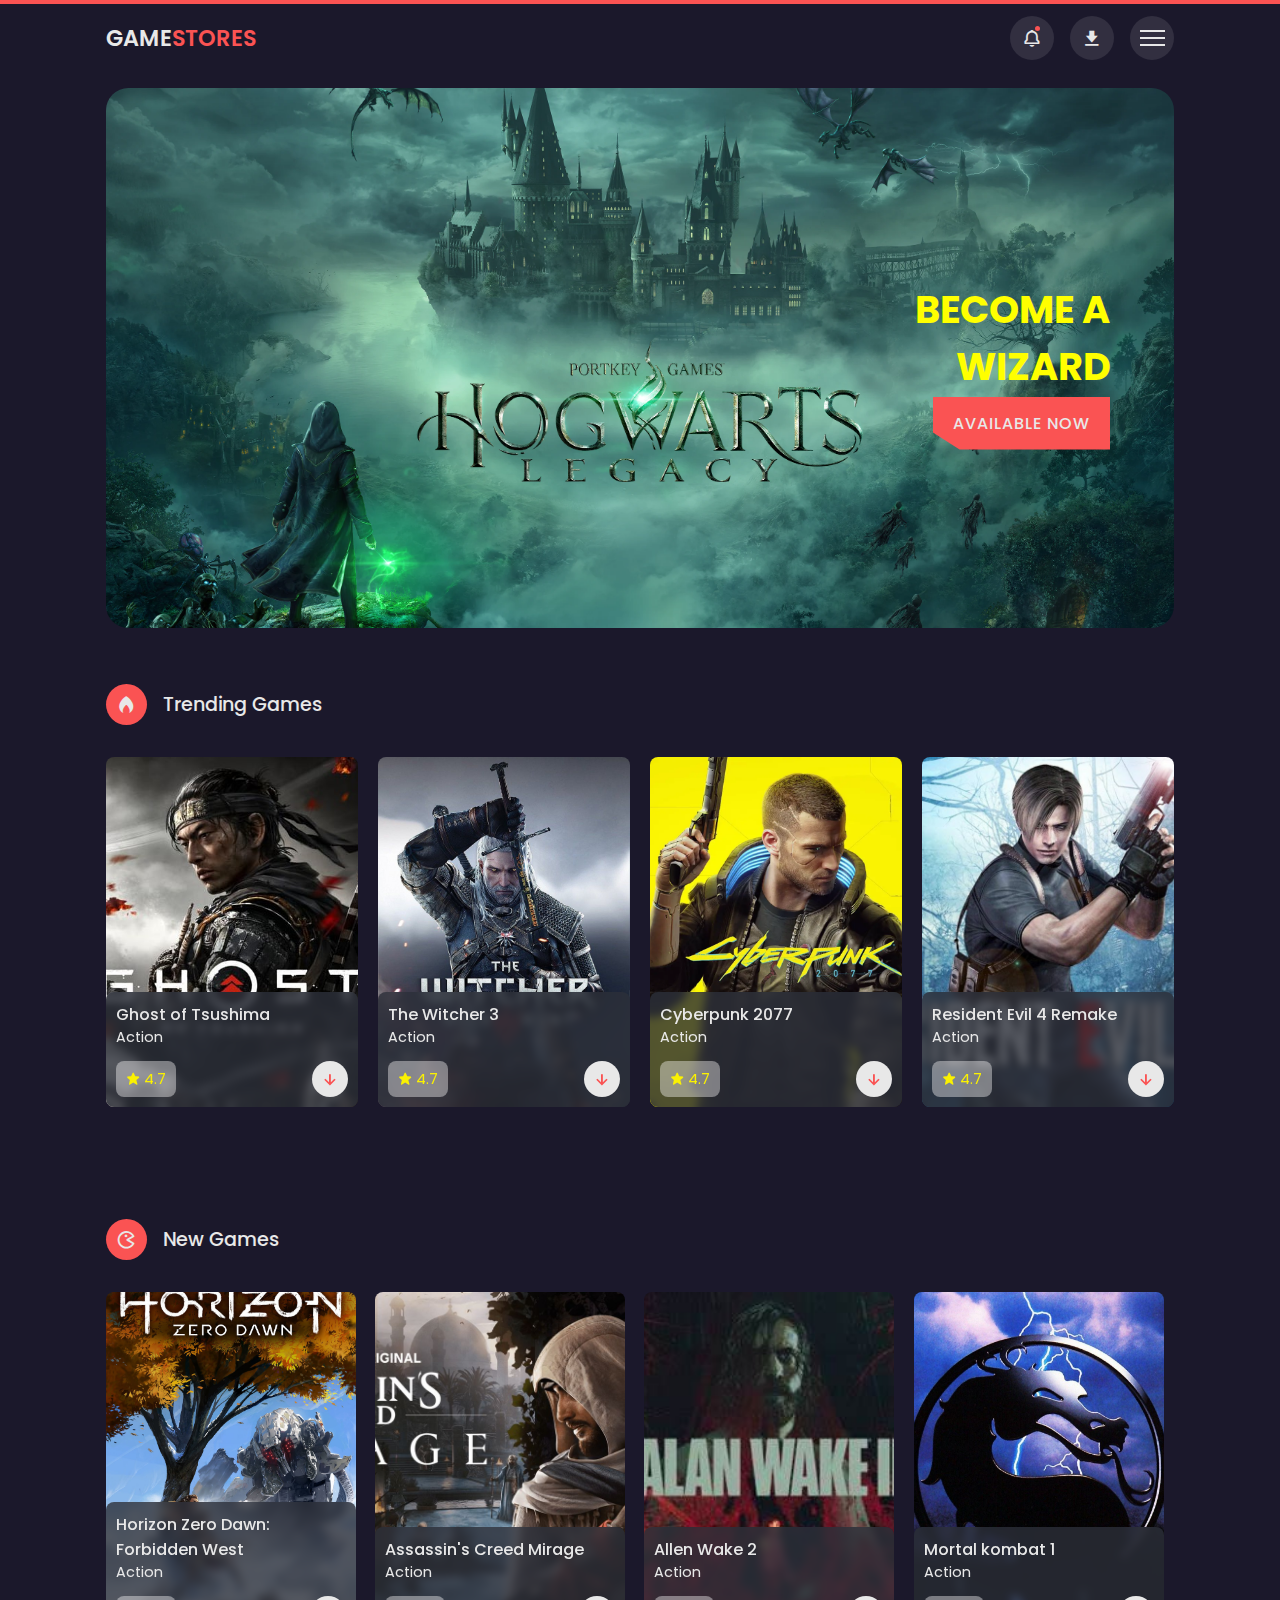
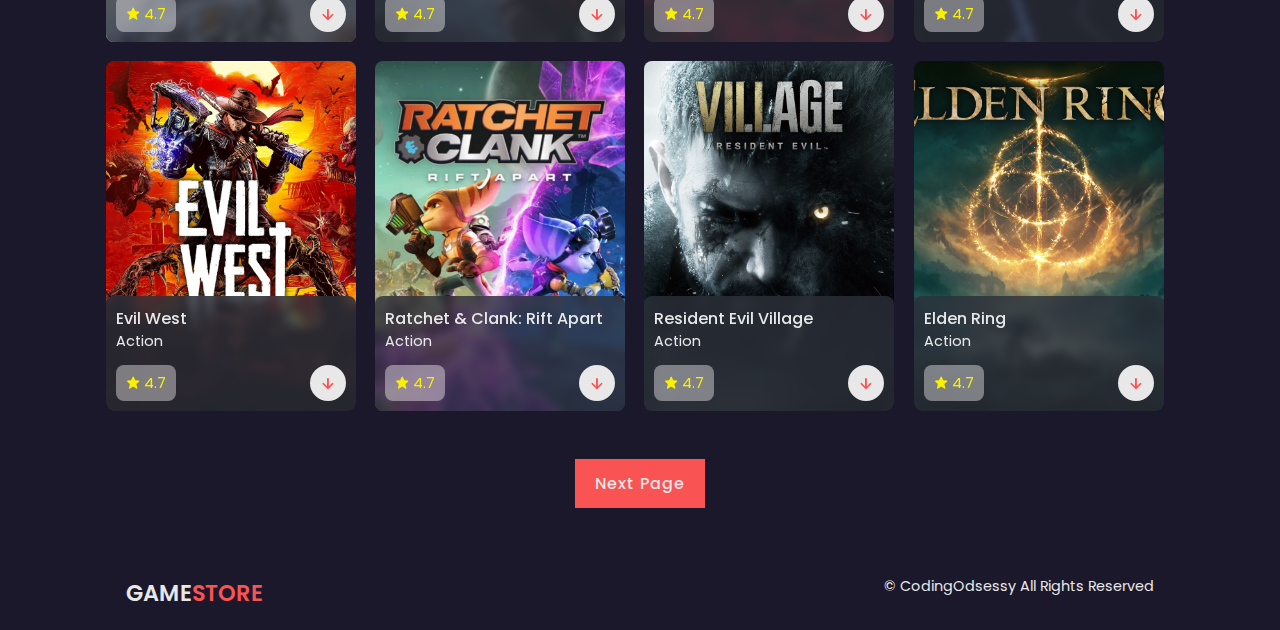
<file: index.html>
<!DOCTYPE html>
<html lang="en">
  <head>
    <meta charset="UTF-8">
    <meta http-equiv="X-UA-Compatible" content="="IE=edge>
    <meta name="viewport" content="width=device-width, initial-scale=1.0">
    <title>Game Store</title>
    <!--Icons-->
    <link rel="shortcut icon" href="img/G.jpg" type="image/X-icon">
    <!--Link To CSS-->
    <link rel="stylesheet" href="style.css">
    <!--Box Icons-->
    <link href ='https://unpkg.com/boxicons@2.1.0/css/boxicons.min.css' rel="stylesheet"> 
    <!--swiper CSS File Link--> 
    <link rel="stylesheet" href="swiper-bundle.min.css">
  </head>
  <body>
    <!--Custom Scroll Bar-->
    <div class="progress">
      <div class="progress-bar" id="scroll-bar"></div>
    </div>
    <!--Header-->
    <header>
      <!--Nav-->
      <div class="nav container">
        <!--Logo-->
        <a href="index.html" class="logo">Game<span>Stores</span></a>
        <div class="nav-icons">
          <!--Nav Icons-->
          <i class='bx bx-bell bx-tada' id="bell-icon"><span></span></i>
          <i class='bx bxs-download'></i>
          <div class="menu-icon">
            <div class="line1"></div>
            <div class="line2"></div>
            <div class="line3"></div>
          </div>
          <!--Menu-->
        </div>
        <div class="menu">
          <img src="Witcher.jpg" alt="">
          <div class="navbar">
            <li><a href="index.html">Home</a></li>
            <li><a href="#trending">Trending</a></li>
            <li><a href="#new">New Games</a></li>
            <li><a href="#action">Action Games</a></li>
            <li><a href="#contact">Contact Us</a></li>
          </div>
        </div>
        <!--Notifications-->
        <div class="notifications">
          <div class="notifications-box">
            <i class="bx bxs-check-circle"></i>
            <p>Congratulations, Your Game downloaded successfully.</p>
          </div>
          <div class="notifications-box box-color">
            <i class="bx bxs-x-circle"></i>
            <p>Could not apply changes</p>
          </div>
        </div>

      </div>
    </header>
    <!--home section-->
    <section class="home container" id="home">
      <img src="Hogwarts.webp" alt="">
      <div class="home-text">
        <h1>Become A <br>Wizard</h1>
        <a href="#" class="btn">Available Now</a>
      </div>
    </section>
    <!--trending page-->
    <section class="trending container" id="trending">
      <div class="heading">
        <i class="bx bxs-flame"></i>
        <h2>Trending Games</h2>
      </div>
      <!--content-->
      <div class="trending-content swiper">
        <div class="swiper-wrapper">
          <!--slide 1-->
          <div class="swiper-slide">
            <div class="box">
              <img src="ghost-tsushima.jpg" alt="">
              <div class="box-text">
                <h2>Ghost of Tsushima</h2>
                <h3>Action</h3>
                <div class="rating-download">
                  <div class="rating">
                    <i class="bx bxs-star"></i>
                    <span>4.7</span>
                  </div>
                  <a href="#" class="box-btn"><i class='bx bx-down-arrow-alt'></i></a>
                </div>
              </div>
            </div>
          </div>
              <!--slide 2-->
              <div class="swiper-slide">
                <div class="box">
                  <img src="Witcher.jpg" alt="">
                  <div class="box-text">
                    <h2>The Witcher 3</h2>
                    <h3>Action</h3>
                    <div class="rating-download">
                      <div class="rating">
                        <i class="bx bxs-star"></i>
                        <span>4.7</span>
                      </div>
                      <a href="#" class="box-btn"><i class='bx bx-down-arrow-alt'></i></a>
                    </div>
                  </div>
                </div>
              </div>
              <!--slide 3-->
          <div class="swiper-slide">
            <div class="box">
              <img src="cyberpunk.webp" alt="">
              <div class="box-text">
                <h2>Cyberpunk 2077</h2>
                <h3>Action</h3>
                <div class="rating-download">
                  <div class="rating">
                    <i class="bx bxs-star"></i>
                    <span>4.7</span>
                  </div>
                  <a href="#" class="box-btn"><i class='bx bx-down-arrow-alt'></i></a>
                </div>
              </div>
            </div>
          </div>
              <!--slide 4-->
              <div class="swiper-slide">
                <div class="box">
                  <img src="Resident evil 4.jpg" alt="">
                  <div class="box-text">
                    <h2>Resident Evil 4 Remake</h2>
                    <h3>Action</h3>
                    <div class="rating-download">
                      <div class="rating">
                        <i class="bx bxs-star"></i>
                        <span>4.7</span>
                      </div>
                      <a href="#" class="box-btn"><i class='bx bx-down-arrow-alt'></i></a>
                    </div>
                  </div>
                </div>
              </div>
               <!--slide 5-->
               <div class="swiper-slide">
                <div class="box">
                  <img src="Spiderman.jpg" alt="">
                  <div class="box-text">
                    <h2>Spiderman</h2>
                    <h3>Action</h3>
                    <div class="rating-download">
                      <div class="rating">
                        <i class="bx bxs-star"></i>
                        <span>4.7</span>
                      </div>
                      <a href="#" class="box-btn"><i class='bx bx-down-arrow-alt'></i></a>
                    </div>
                  </div>
                </div>
              </div> 
              <!--slide 6-->
              <div class="swiper-slide">
                <div class="box">
                  <img src="Persona-5-Royal-Deluxe-Edition.jpg" alt="">
                  <div class="box-text">
                    <h2>Persona 5</h2>
                    <h3>Action</h3>
                    <div class="rating-download">
                      <div class="rating">
                        <i class="bx bxs-star"></i>
                        <span>4.7</span>
                      </div>
                      <a href="#" class="box-btn"><i class='bx bx-down-arrow-alt'></i></a>
                    </div>
                  </div>
                </div>
               </div> 
                <!--slide 7-->
                <div class="swiper-slide">
                  <div class="box">
                    <img src="Dying Light 2.jpg" alt="">
                    <div class="box-text">
                      <h2>Dying Light 2</h2>
                      <h3>Action</h3>
                      <div class="rating-download">
                        <div class="rating">
                          <i class="bx bxs-star"></i>
                          <span>4.7</span>
                        </div>
                        <a href="#" class="box-btn"><i class='bx bx-down-arrow-alt'></i></a>
                      </div>
                    </div>
                  </div>
                 </div>           
            </div>

      </div>
    </section>
    <!--new section-->
    <section class="new container" id="new">
      <div class="heading">
        <i class="bx bx-game"></i>
        <h2>New Games</h2>
      </div>
        <!--content-->
        <div class="new-content">
<!--Box 1-->
<div class="box">
  <img src="Zero Dawn.jpg" alt="">
  <div class="box-text">
    <h2>Horizon Zero Dawn: Forbidden West</h2>
    <h3>Action</h3>
    <div class="rating-download">
      <div class="rating">
        <i class="bx bxs-star"></i>
        <span>4.7</span>
      </div>
      <a href="download.html" class="box-btn"><i class='bx bx-down-arrow-alt'></i></a>
    </div>
  </div>
</div>
<!--Box 2-->
<div class="box">
  <img src="Assassin's Creed m.jpg" alt="">
  <div class="box-text">
    <h2>Assassin's Creed Mirage</h2>
    <h3>Action</h3>
    <div class="rating-download">
      <div class="rating">
        <i class="bx bxs-star"></i>
        <span>4.7</span>
      </div>
      <a href="#" class="box-btn"><i class='bx bx-down-arrow-alt'></i></a>
    </div>
  </div>
</div>
<!--Box 3-->
<div class="box">
  <img src="Allen wake.jpg" alt="">
  <div class="box-text">
    <h2>Allen Wake 2</h2>
    <h3>Action</h3>
    <div class="rating-download">
      <div class="rating">
        <i class="bx bxs-star"></i>
        <span>4.7</span>
      </div>
      <a href="#" class="box-btn"><i class='bx bx-down-arrow-alt'></i></a>
    </div>
  </div>
</div>
<!--Box 4-->
<div class="box">
  <img src="Mortal kombat.jpg" alt="">
  <div class="box-text">
    <h2>Mortal kombat 1</h2>
    <h3>Action</h3>
    <div class="rating-download">
      <div class="rating">
        <i class="bx bxs-star"></i>
        <span>4.7</span>
      </div>
      <a href="#" class="box-btn"><i class='bx bx-down-arrow-alt'></i></a>
    </div>
  </div>
</div>
<!--box 5-->
<div class="box">
  <img src="Evil West.jpg" alt="">
  <div class="box-text">
    <h2>Evil West</h2>
    <h3>Action</h3>
    <div class="rating-download">
      <div class="rating">
        <i class="bx bxs-star"></i>
        <span>4.7</span>
      </div>
      <a href="#" class="box-btn"><i class='bx bx-down-arrow-alt'></i></a>
    </div>
  </div>
</div>
<!--box 6-->
<div class="box">
  <img src="Ratchet&clank.jpg" alt="">
  <div class="box-text">
    <h2>Ratchet & Clank: Rift Apart</h2>
    <h3>Action</h3>
    <div class="rating-download">
      <div class="rating">
        <i class="bx bxs-star"></i>
        <span>4.7</span>
      </div>
      <a href="#" class="box-btn"><i class='bx bx-down-arrow-alt'></i></a>
    </div>
  </div>
</div>
<!--box 7-->
<div class="box">
  <img src="Resident evil Village.jpg" alt="">
  <div class="box-text">
    <h2>Resident Evil Village</h2>
    <h3>Action</h3>
    <div class="rating-download">
      <div class="rating">
        <i class="bx bxs-star"></i>
        <span>4.7</span>
      </div>
      <a href="#" class="box-btn"><i class='bx bx-down-arrow-alt'></i></a>
    </div>
  </div>
</div>
<!--box 8-->
<div class="box">
  <img src="Elden Ring.jpg" alt="">
  <div class="box-text">
    <h2>Elden Ring</h2>
    <h3>Action</h3>
    <div class="rating-download">
      <div class="rating">
        <i class="bx bxs-star"></i>
        <span>4.7</span>
      </div>
      <a href="#" class="box-btn"><i class='bx bx-down-arrow-alt'></i></a>
    </div>
  </div>
</div>
        </div>
        <div class="next-page">
          <a href="#">Next Page</a>
        </div>
    </section>
    <div class="copyright container">
      <a href="#" class="logo">Game<span>Store</span></a>
      <p>&#169; CodingOdsessy All Rights Reserved</p>
    </div>

    <script src="swiper-bundle.min.js"></script>
    <script type="text/javascript" src="script.js"></script>
  </body>
  </html>
</file>
<file: style.css>
@import url('https://fonts.googleapis.com/css2?family=Poppins:wght@400;500;600;700&display=swap');
*{
  font-family: 'poppins', sans-serif;
  margin: 0;
  padding: 0;
  scroll-behavior: smooth;
  box-sizing: border-box;
  list-style: none;
  text-decoration: none;
  scroll-padding-top: 2rem;
}

:root {
  --main-color:#fa5353;
  --dark-color:#1b182b;
  --light-color:#322f40;
  --text-color:hsl(0,0%,91%);
}
::selection{
  color: var(--text-color);
  background: var(--main-color);
}
section{
  padding: 4rem 0 3rem;
}
img{
  width: 100;
}
body{
  color: var(--text-color);
  background: var(--dark-color);
}
.container{
  max-width:1068px;
  margin:auto;
  width:100%;
}
header{
  position: fixed;
  top: 0;
  left: 0;
  width: 100%;
  background: var(--dark-color);
  z-index: 100;
}

.nav{
  display: flex;
  align-items: center;
  justify-content: center;
  padding: 16px 0;
}
.logo{
font-size: 1.4rem;
font-weight:600;
color: var(--text-color);
text-transform: uppercase;
margin: 0 auto 0 0;
}

.logo span{
  color: var(--main-color);
}
.nav-icons{
  display: flex;
  align-items: center;
  column-gap: 1rem;
}
.nav-icons .bx{
font-size: 20px;
height: 44px;
width: 44px;
display: grid;
place-items: center;
color: var(--text-color);
background:var(--light-color);
border-radius:50%;
cursor: pointer;
}
#bell-icon{
  position: relative;
}
#bell-icon span{
  content: "";
  width: 5px;
  height: 5px;
  border-radius: 50%;
  background: var(--main-color);
  position: absolute;
  top: 10px;
  right: 14px;
}

.menu-icon{
  display: flex;
  flex-direction: column;
  align-items: center;
  justify-content: center;
  row-gap: 5px;
  height: 44px;
  width: 44px;
  border-radius: 50%;
  background: var(--light-color);
  cursor: pointer;
  z-index: 200;
  transition: 0.3s;
}
.menu-icon div {
  display: block;
  background: var(--text-color);
  height: 2px;
  width: 25px;
  transition: 0.3s;
}
.move .line1 {
  transform: rotate(-45deg) translate(-5px, 5px);
}
.move .line2 {
  opacity: 0;
}
.move .line3 {
  transform: rotate(45deg) translate(-5px, -5px);
}

.menu{
  position: fixed;
  left: 0;
  top: 0;
  width:100%;
  height: 100vh;
  background: rgba(0, 0, 14, 0.9);
  z-index:106;
  display: flex;
  align-items:center;
  justify-content:space-between;
  transition: 0.5s;
  clip-path:circle(0% at 100% 0%);
}
.menu.active{
  clip-path:circle(144% at 100% 0%);
}
.menu img{
  width: 700px;
}
.navbar{
  display:grid;
  row-gap: 1rem;
  text-align:right;
  padding-right: 2rem;
}
.navbar a{
  font-size: 1.6rem;
  color: var(--text-color);
  font-weight: 500;
  transition:0.2s;
}
.navbar a:hover{
  border-bottom: 4px solid var(--main-color);
  font-size: 1.8rem;
}
/*Notifications*/
.notifications{
position: absolute;
top: 110%;
right: 5rem;
background: var(--light-color);
width:300px;
height:350px;
border-radius: 0.5rem;
padding: 10px;
display:flex;
flex-direction: column;
row-gap: 1rem;
clip-path: circle(0% at 100% 0%);
}
.notifications.active{
clip-path: circle(144% at 100% 0%);
transition: 0.3s;
}
.notifications-box{
  display: flex;
  align-items: baseline;
  column-gap: 1rem;
  border-radius: 0.5rem;
  background: var(--dark-color);
  padding: 10px;
}
.notifications-box .bx{
color: #faf102;
}
.box-color{
  background: hsl(0, 0%, 100%, 0.4);
}
.box-color .bx{
  color: var(--main-color);
}
/*home page*/
.home{
  position: relative;
  min-height:540px;
  display:flex;
  align-items:center;
  justify-content: flex-end;
  margin-top: 5rem;
}
.home img{
  position: absolute;
  width: 100%;
  height: 100%;
  object-fit:cover;
  border-radius:1.4rem;
  z-index:-1;
}
.home-text{
  padding-right: 4rem;
  text-align: right;
}
.home-text h1{
  font-size: 2.4rem;
  text-transform: uppercase;
  color:yellow;
  margin-bottom: 1rem;
}
.btn{
  background: var(--main-color);
  padding: 15px 20px;
  color: var(--text-color);
  text-transform: uppercase;
  font-size: 1rem;
  letter-spacing:1px;
  font-weight:500;
  clip-path: polygon(0 0, 100% 0%, 100% 100%, 15% 100%, 0% 68%);
}
.btn:hover{
  background:var(--light-color);
  transition:0.3s all linear;
}
.heading{
  display: flex;
  align-items:center;
  column-gap: 1rem;
  margin-bottom: 2rem;
}
.heading .bx{
  font-size: 21px;
  color:var(--text-color);
  background: var(--main-color);
  padding:10px;
  border-radius: 5rem;
}
.heading h2{
  font-size:1.2rem;
  font-weight:500;
}
.box{
  position: relative;
  width:100%;
  height: 350px;
  border-radius: 0.5;
}
.box img{
  width:100%;
  height:100%;
  object-fit:cover;
  border-radius: 0.5rem;
}
.box .box-text{
  position: absolute;
  right: 0;
  left: 0;
  bottom: 0;
  padding:10px;
  background:hsl(227, 14%, 20%, 0.8);
  backdrop-filter: blur(4px);
  border-radius: 0.5rem;
}
.box .box-text h2{
  font-size: 1rem;
  font-weight:  500;
}
.box .box-text h3{
  font-size: 0.9rem;
  font-weight:400;
  margin-bottom: 0.8rem;
}
.rating-download{
  display: flex;
  justify-content: space-between;
}
.rating{
  display: flex;
  align-items: center;
  column-gap: 4px;
  background: hsl(0, 0%, 100%, 0.4);
  padding: 4px 10px;
  border-radius: 0.5rem;
}
.rating .bx {
  color:#faf102;
  font-size: 0.9rem;
}
.rating span {
  color:#faf102;
  font-size: 0.9rem;
}
.box-btn .bx {
  padding: 8px;
  background: var(--text-color);
  border-radius: 5rem;
  color: var(--main-color);
  font-weight: 400;
  font-size: 20px;
}
.box-btn .bx:hover {
  background: var(--dark-color);
}
/*New*/
.new-content{
  display: grid;
  grid-template-columns: repeat(auto-fit, minmax(240px, 250px));
  gap: 1.2rem;
}
.next-page{
  display: flex;
  justify-content: center;
  align-items: center;
  margin-top: 3rem;
}
.next-page a{
  background: var(--main-color);
  padding: 12px 20px;
  color: var(--text-color);
  letter-spacing: 1px;
  font-weight: 500;
}
.next-page a:hover {
  background: var(--light-color);
  transition: 0.3s all linear;
}
.copyright{
  display: flex;
  justify-content: space-between;
  padding: 20px;
}
.copyright p{
  font-size: 0.9rem;
  color: var(--text-color);
}
/*download page*/
.video-container video{
  width:100%;
  aspect-ratio: 16/9;
}
.video-container{
  margin-top:5rem;
}
.about{
  margin-top:2rem;
}
.about h2{
  display: inline-flex;
  font: size 1.4rem;
  font-weight:500;
  border-bottom: 4px solid var(--main-color);
}
.about p{
  font-size: 0.938rem;
  margin-top:1rem;
  text-align: justify;
}
.screenshots h2{
  display: inline-flex;
  font: size 1.4rem;
  font-weight:500;
  border-bottom: 4px solid var(--main-color);
  margin: 1.6rem 0;
}
.screenshots-content{
  display: grid;
  grid-template-columns: repeat(auto-fir, minmax(250px, auto));
  gap: 10px;
  justify-content: center;
  max-width: 800px;
  margin: auto;
  width: 100%;
}
.screenshot-content img{
  width:100%;
  height:440px;
  object-fit: cover;
}
.download{
  max-width: 800px;
  margin :auto;
  width:100%;
  display:grid;
  justify-content: center;
  margin-top: 2rem;
}
.download h2{
  text-align: center;
  font-size: 1.4rem;
  font-weight: 500;
  margin: 1.6rem 0;
  ;
}
.download-links{
  display:grid;
  grid-template-columns: repeat(2, 1fr);
  gap:10px;
  margin-bottom:2rem;
}
.download-links a {
  text-align: center;
  background: var(--main-color);
  padding: 12px 20px;
  color: var(--text-color);
  letter-spacing: 1px;
  font-weight: 500;
}
.download-links a:hover{
  background: var(--light-color);
  transition: 0.3 all linear;
}
/* Display scroll bar*/
html::-webkit-scrollbar{
  display: none;
}
/*Custom Scroll Bar*/
.progress{
  position: fixed;
  top: 0;
  left: 0;
  width: 100%;
  height: 4px;
  z-index: 300;
}
.progress-bar{
  height:4px;
  background: var(--main-color);
  width: 100%;
}
/* making Responsive */
@media(max-width:1080px){
  .container {
    margin:0 auto;
    width:90%;
  }
  .nav{
    padding: 10px 0;
  }
  .notifications {
    right: 4rem;
  }
  .menu img {
    width: 500px;
  }
  .section {
    padding: 3rem 0 2rem;
  }
  .home{
    margin-top: 4rem !important;
    min-height: 440px;
  }
  .home img{
    border-radius: 1rem;
  }
  .new-content{
    grid-template-columns: repeat(auto-fit, minmax(200px, auto));
  }
  .video-container{
    margin-top: 5rem !important;
  }
}
/* For medium devices*/

@media(max-width: 1080px){
  .notifications{
    right:1rem;
  }
  .menu img{
    width:400px;
  }
  .home{
    min-height: 300px;
  }
  .home-text h1{
    font-size: 2rem;
  }
  .btn{
    padding: 12px 17px;
  }
  .screenshot-content {
    grid-template-columns: repeat(auto-fit, minmax(250px, 300px));
  }
}
@media(max-width: 560px){
  .menu img{
    display: none;
  }
  .menu {
    justify-content: flex-end;
  }
  .nav{
    padding: 8px 0;
  }
  .nav-icons .bx .menu-icon{
    height: 40px;
    width: 40px;
  }
  .home{
    min-height: 240px;
  }
  .home-text{
    padding-right: 1rem;
  }
  p{
    font-size: 0.875rem;
  }
  .download-links{
    grid-template-columns: 1fr;
  }
}
/* For small devices */
@media (max-width: 360px){
  .logo{
    font: size 1.2rem;
  }
  .navbar a {
    font-size: 1.3rem;
  }
  .nav a:hover {
    font-size: 1.4rem;
  }
  .notifications{
    width: 270;
  }
  .home{
    min-height: 214px;
  }
  .home-text h1{
    font: size 1.4rem;
  }
  .heading .bx{
    padding: 8px;
  }
   .heading h2 {
    font-size: 1.1rem;
   }
   .box{
    height: 420px;
   }
   .copyright{
    flex-direction: column;
    align-items: center;
    row-gap: 1rem;
   }
   .copyright .logo {
    margin: 0;
   }
   .about h2, .screenshots h2 .download {
    font: size 1.2rem;
   }
}
</file>
